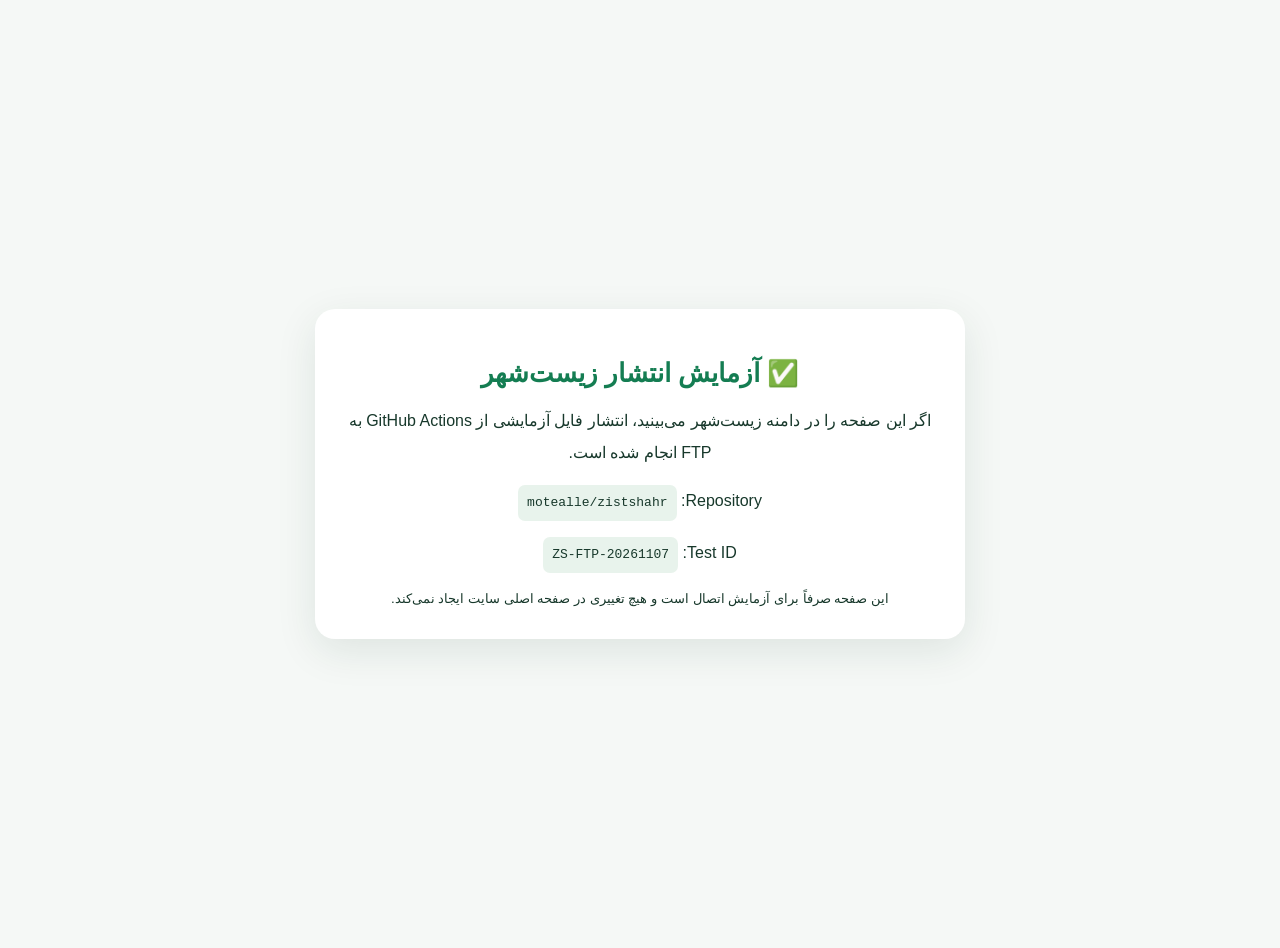
<file: ftp-test-20261107/index.html>
<!DOCTYPE html>
<html lang="fa" dir="rtl">
<head>
  <meta charset="utf-8">
  <meta name="viewport" content="width=device-width, initial-scale=1">
  <title>Zistshahr FTP Connection Test</title>
  <style>
    body{font-family:Tahoma,Arial,sans-serif;background:#f5f8f6;color:#17382b;min-height:100vh;display:grid;place-items:center;margin:0;padding:24px}
    main{box-sizing:border-box;max-width:650px;width:100%;padding:32px;border-radius:20px;background:white;box-shadow:0 12px 40px #17382b1a;text-align:center}
    h1{color:#147d52;font-size:1.6rem}p{line-height:2}
    code{direction:ltr;display:inline-block;background:#e8f3ec;padding:5px 9px;border-radius:7px}
  </style>
</head>
<body>
  <main>
    <h1>✅ آزمایش انتشار زیست‌شهر</h1>
    <p>اگر این صفحه را در دامنه زیست‌شهر می‌بینید، انتشار فایل آزمایشی از GitHub Actions به FTP انجام شده است.</p>
    <p>Repository: <code>motealle/zistshahr</code></p>
    <p>Test ID: <code>ZS-FTP-20261107</code></p>
    <small>این صفحه صرفاً برای آزمایش اتصال است و هیچ تغییری در صفحه اصلی سایت ایجاد نمی‌کند.</small>
  </main>
</body>
</html>
</file>
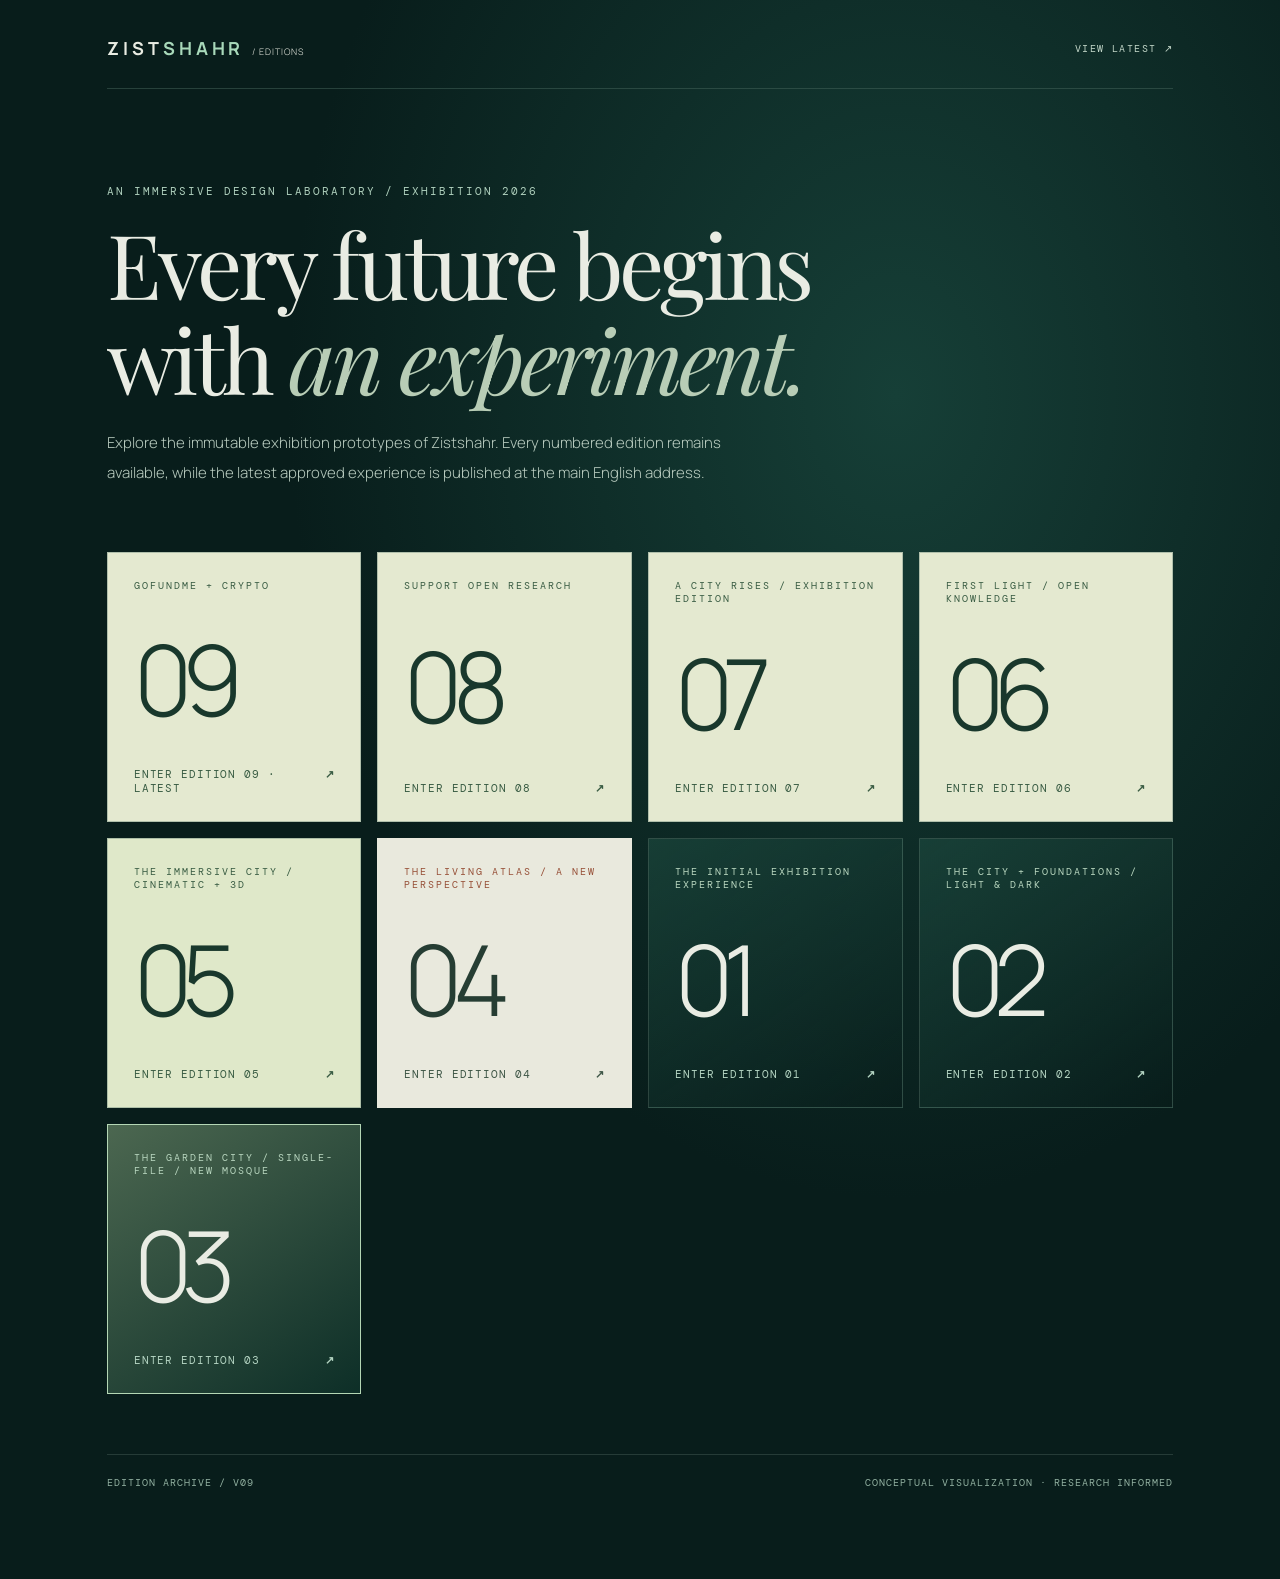
<file: site/t/index.html>
<!DOCTYPE html><html lang="en"><head><meta charset="utf-8"><meta name="viewport" content="width=device-width,initial-scale=1"><meta name="robots" content="noindex, nofollow"><title>ZISTSHAHR / The Edition Archive</title><link rel="preconnect" href="https://fonts.googleapis.com"><link rel="preconnect" href="https://fonts.gstatic.com" crossorigin><link href="https://fonts.googleapis.com/css2?family=DM+Mono:wght@300;400&family=Manrope:wght@300;400;500;600;700&family=Playfair+Display:ital,wght@0,400;1,400&display=swap" rel="stylesheet"><style>
:root{color-scheme:dark}*{box-sizing:border-box}body{margin:0;color:#e9ece3;background:radial-gradient(ellipse at 70% 25%,#163f37 0%,transparent 48%),#081d1b;min-height:100dvh;font-family:Manrope,Arial,sans-serif;font-weight:300}.shell{max-width:1220px;margin:auto;padding:36px clamp(22px,6vw,82px) 90px}.top{display:flex;justify-content:space-between;align-items:center;border-bottom:1px solid #46665c80;padding-bottom:28px}.logo{font-weight:700;letter-spacing:.22em;font-size:18px}.logo span{color:#a8d9ba}.top a,.back{color:#c3d7c9;font:400 10px 'DM Mono';letter-spacing:.14em;text-decoration:none}.eyebrow{font:400 11px 'DM Mono';letter-spacing:.18em;color:#afd0bd;margin-top:95px}h1{font:400 clamp(48px,7vw,92px)/1.06 'Playfair Display',Georgia,serif;letter-spacing:-.045em;max-width:800px;margin:18px 0 22px}h1 em{color:#b8cdb6;font-weight:400}.intro{font-size:15px;line-height:2;max-width:650px;color:#b8cbbf}.versions{margin-top:64px;display:grid;grid-template-columns:repeat(auto-fit,minmax(220px,1fr));gap:16px}.version{min-height:270px;position:relative;display:flex;flex-direction:column;justify-content:space-between;border:1px solid #63817366;background:linear-gradient(145deg,#1d4b409c,#071b196c);padding:26px;text-decoration:none;color:inherit;transition:transform .3s,border-color .3s,background .3s}.version:hover{transform:translateY(-7px);border-color:#b3dab9;background:#275446}.version small{font:400 10px 'DM Mono';letter-spacing:.2em;color:#b8d6bf}.version strong{font:300 98px/1 'Manrope';letter-spacing:-.1em}.version span{font:400 11px 'DM Mono';letter-spacing:.08em;color:#b4d4c2;display:flex;justify-content:space-between}.status{margin-top:60px;border-top:1px solid #4b615a73;padding-top:21px;display:flex;justify-content:space-between;color:#91b0a0;font:400 10px 'DM Mono';letter-spacing:.1em;gap:20px}@media(max-width:600px){.eyebrow{margin-top:60px}.status{display:block;line-height:2}.top a{max-width:120px;line-height:1.8;text-align:right}}
</style></head><body><div class="shell"><header class="top"><div class="logo">ZIST<span>SHAHR</span> <small style="font-size:9px;font-weight:300;letter-spacing:.1em">/ EDITIONS</small></div><a href="/en/">VIEW LATEST ↗</a></header><div class="eyebrow">AN IMMERSIVE DESIGN LABORATORY / EXHIBITION 2026</div><h1>Every future begins<br>with <em>an experiment.</em></h1><p class="intro">Explore the immutable exhibition prototypes of Zistshahr. Every numbered edition remains available, while the latest approved experience is published at the main English address.</p><div class="versions"><a class="version" href="./09/" style="background:#e4e9d0;color:#19382c"><small style="color:#395c43">GOFUNDME + CRYPTO</small><strong>09</strong><span style="color:#395c43">ENTER EDITION 09 · LATEST <b>↗</b></span></a><a class="version" href="./08/" style="background:#e4e9d0;color:#19382c"><small style="color:#395c43">SUPPORT OPEN RESEARCH</small><strong>08</strong><span style="color:#395c43">ENTER EDITION 08 <b>↗</b></span></a><a class="version" href="./07/" style="background:#e4e9d0;color:#19382c"><small style="color:#395c43">A CITY RISES / EXHIBITION EDITION</small><strong>07</strong><span style="color:#395c43">ENTER EDITION 07 <b>↗</b></span></a><a class="version" href="./06/" style="background:#e4e9d0;color:#19382c"><small style="color:#395c43">FIRST LIGHT / OPEN KNOWLEDGE</small><strong>06</strong><span style="color:#395c43">ENTER EDITION 06 <b>↗</b></span></a><a class="version" href="./05/" style="background:#dfe8c9;color:#19382c"><small style="color:#395c43">THE IMMERSIVE CITY / CINEMATIC + 3D</small><strong>05</strong><span style="color:#395c43">ENTER EDITION 05 <b>↗</b></span></a><a class="version" href="./04/" style="background:#e9e9dd;color:#263d33;border-color:#e9e9dd"><small style="color:#975038">THE LIVING ATLAS / A NEW PERSPECTIVE</small><strong>04</strong><span style="color:#3d5545">ENTER EDITION 04 <b>↗</b></span></a><a class="version" href="./01/"><small>THE INITIAL EXHIBITION EXPERIENCE</small><strong>01</strong><span>ENTER EDITION 01 <b>↗</b></span></a><a class="version" href="./02/"><small>THE CITY + FOUNDATIONS / LIGHT & DARK</small><strong>02</strong><span>ENTER EDITION 02 <b>↗</b></span></a><a class="version" href="./03/" style="background:linear-gradient(145deg,#536f56e6,#10382ea8);border-color:#b4d7b5"><small>THE GARDEN CITY / SINGLE-FILE / NEW MOSQUE</small><strong>03</strong><span>ENTER EDITION 03 <b>↗</b></span></a></div><footer class="status"><span>EDITION ARCHIVE / V09</span><span>CONCEPTUAL VISUALIZATION · RESEARCH INFORMED</span></footer></div></body></html>
</file>
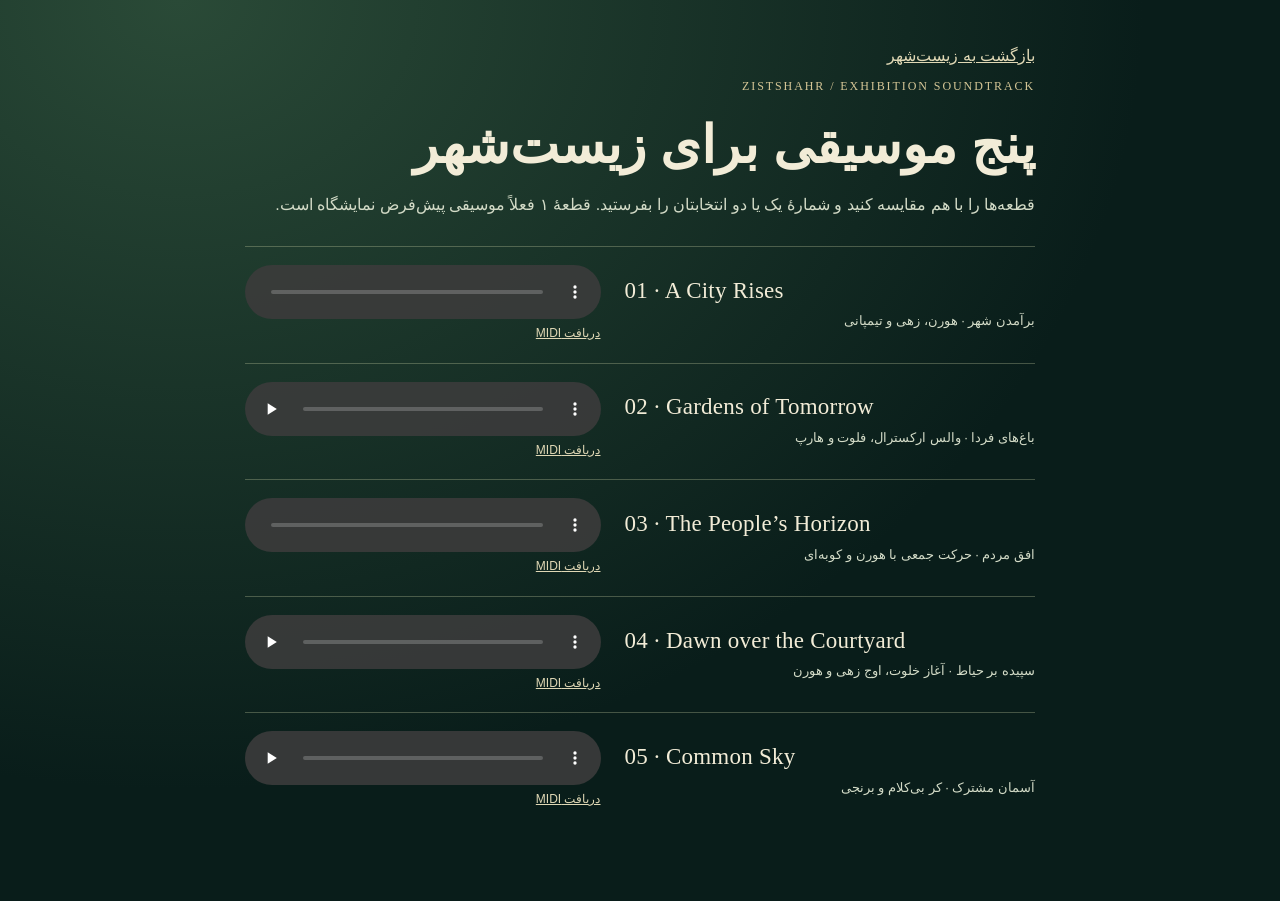
<file: site/t/07/scores/index.html>
<!doctype html>
<html lang="fa" dir="rtl">
<head>
<meta charset="utf-8">
<meta name="viewport" content="width=device-width,initial-scale=1">
<title>پنج موسیقی برای زیست‌شهر</title>
<style>
:root{color-scheme:dark;background:#091d1a;color:#f2ecd7;font:16px/1.8 Tahoma,Arial,sans-serif}
*{box-sizing:border-box}
body{margin:0;background:radial-gradient(ellipse at 14% 0,#2a4a37,transparent 62%)}
main{width:min(100% - 36px,790px);margin:auto;padding:42px 0 72px}
a{color:#e0d8b5} header{margin-bottom:26px}
small{letter-spacing:.16em;font:12px Georgia,serif;color:#d5c696}
h1{font-size:clamp(32px,6vw,52px);line-height:1.3;margin:12px 0}
p{margin:0;color:#d3dbc7}
article{display:grid;grid-template-columns:1fr minmax(220px,45%);align-items:center;gap:12px 24px;border-top:1px solid #cfd6a84d;padding:18px 0}
article h2{font:500 23px/1.2 Georgia,serif;letter-spacing:.01em;margin:0 0 5px}
article p{font-size:13px}
audio{width:100%;direction:ltr}
.score-playback{display:grid;gap:4px}.score-playback a{font-size:12px;justify-self:start}
@media(max-width:540px){article{grid-template-columns:1fr}}
</style>
</head>
<body>
<main>
<header><a href="../">بازگشت به زیست‌شهر</a><br><small lang="en">ZISTSHAHR / EXHIBITION SOUNDTRACK</small><h1>پنج موسیقی برای زیست‌شهر</h1><p>قطعه‌ها را با هم مقایسه کنید و شمارهٔ یک یا دو انتخابتان را بفرستید. قطعهٔ ۱ فعلاً موسیقی پیش‌فرض نمایشگاه است.</p></header>
<article><div><h2 lang="en" dir="ltr">01 · A City Rises</h2><p>برآمدن شهر · هورن، زهی و تیمپانی</p></div><div class="score-playback"><audio controls preload="none" aria-label="A City Rises" src="01-a-city-rises.mp3"></audio><a download="01-a-city-rises.mid" href="[data-uri]">دریافت MIDI</a></div></article>
<article><div><h2 lang="en" dir="ltr">02 · Gardens of Tomorrow</h2><p>باغ‌های فردا · والس ارکسترال، فلوت و هارپ</p></div><div class="score-playback"><audio controls preload="none" aria-label="Gardens of Tomorrow" src="02-gardens-of-tomorrow.mp3"></audio><a download="02-gardens-of-tomorrow.mid" href="[data-uri]">دریافت MIDI</a></div></article>
<article><div><h2 lang="en" dir="ltr">03 · The People’s Horizon</h2><p>افق مردم · حرکت جمعی با هورن و کوبه‌ای</p></div><div class="score-playback"><audio controls preload="none" aria-label="The People’s Horizon" src="03-the-peoples-horizon.mp3"></audio><a download="03-the-peoples-horizon.mid" href="[data-uri]">دریافت MIDI</a></div></article>
<article><div><h2 lang="en" dir="ltr">04 · Dawn over the Courtyard</h2><p>سپیده بر حیاط · آغاز خلوت، اوج زهی و هورن</p></div><div class="score-playback"><audio controls preload="none" aria-label="Dawn over the Courtyard" src="04-dawn-over-the-courtyard.mp3"></audio><a download="04-dawn-over-the-courtyard.mid" href="[data-uri]">دریافت MIDI</a></div></article>
<article><div><h2 lang="en" dir="ltr">05 · Common Sky</h2><p>آسمان مشترک · کر بی‌کلام و برنجی</p></div><div class="score-playback"><audio controls preload="none" aria-label="Common Sky" src="05-common-sky.mp3"></audio><a download="05-common-sky.mid" href="[data-uri]">دریافت MIDI</a></div></article>
</main>
<script>
const players = [...document.querySelectorAll('audio')];
for (const player of players) {
  player.addEventListener('play', () => {
    for (const other of players) if (other !== player) other.pause();
  });
}
</script>
</body>
</html>
</file>
